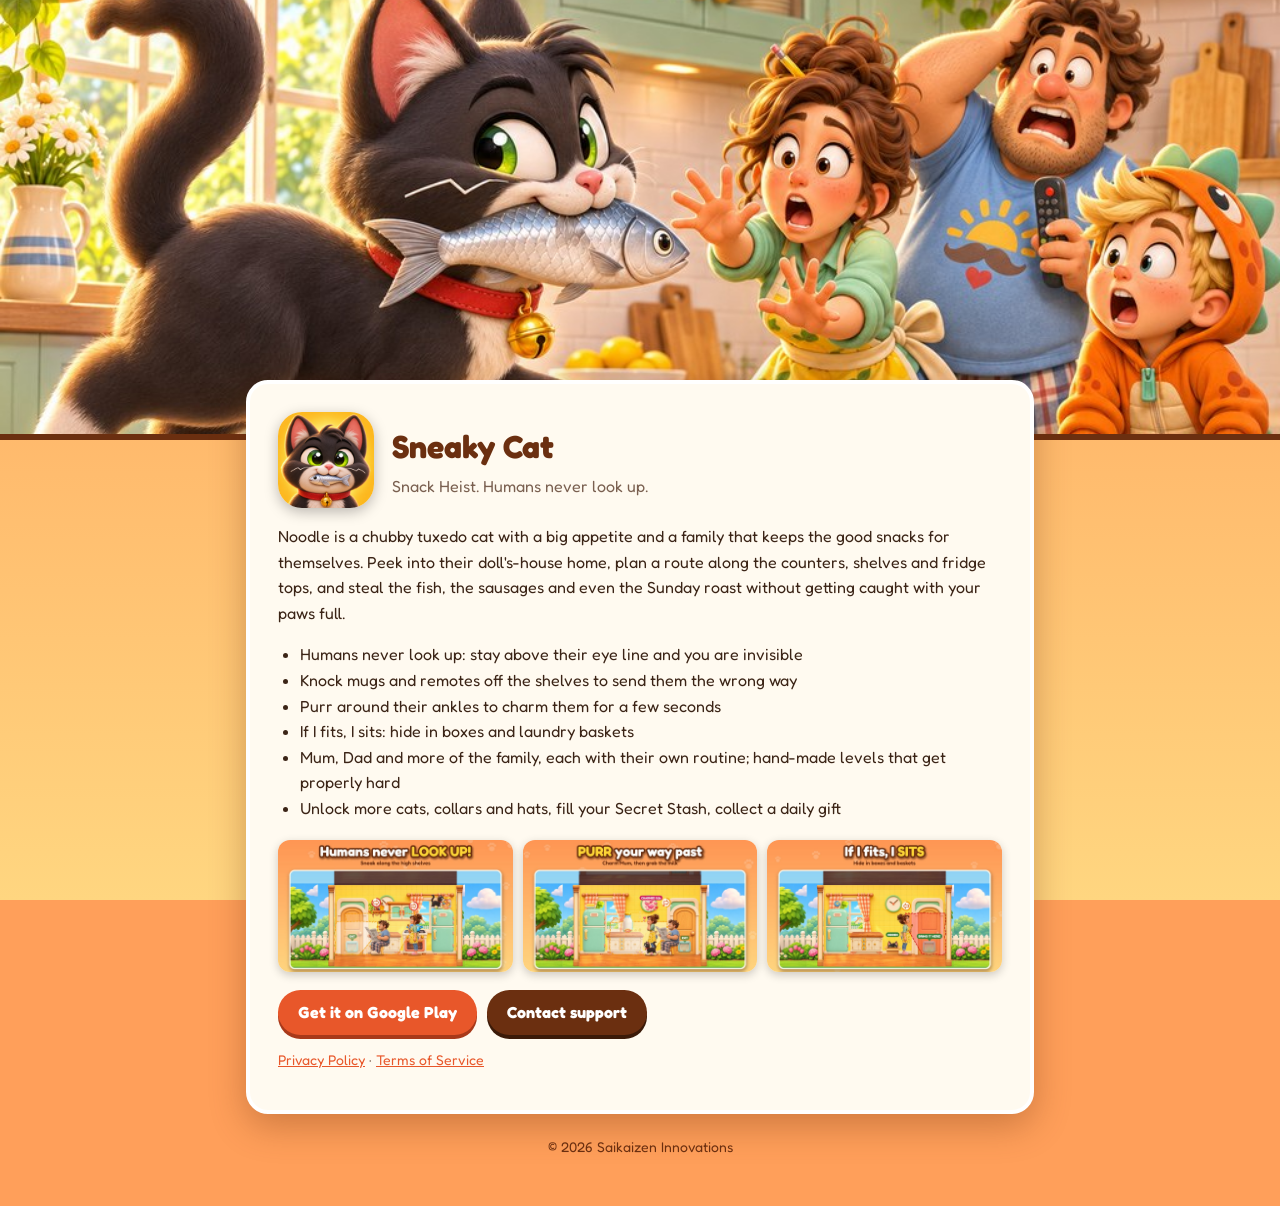
<file: index.html>
<!doctype html>
<html lang="en">
<head>
<meta charset="utf-8">
<meta name="viewport" content="width=device-width,initial-scale=1">
<title>Sneaky Cat: Snack Heist</title>
<meta name="description" content="Sneaky Cat: a funny side-view stealth game. Noodle the tuxedo cat sneaks along high shelves, knocks mugs off and purrs past a busy family to steal their snacks.">
<link rel="icon" href="favicon.png">
<link rel="preconnect" href="https://fonts.googleapis.com"><link href="https://fonts.googleapis.com/css2?family=Fredoka:wght@400;600;700&display=swap" rel="stylesheet">
<link rel="stylesheet" href="style.css">
</head>
<body>
<img class="hero" src="img/feature.jpg" alt="Noodle the tuxedo cat running off with a fish while the family gasps">
<div class="wrap">
  <div class="card">
    <div class="brand">
      <img src="img/icon.png" alt="Sneaky Cat icon">
      <div>
        <h1>Sneaky Cat</h1>
        <p class="tag">Snack Heist. Humans never look up.</p>
      </div>
    </div>
    <p>Noodle is a chubby tuxedo cat with a big appetite and a family that keeps the good snacks for themselves. Peek
      into their doll's-house home, plan a route along the counters, shelves and fridge tops, and steal the fish,
      the sausages and even the Sunday roast without getting caught with your paws full.</p>
    <ul>
      <li>Humans never look up: stay above their eye line and you are invisible</li>
      <li>Knock mugs and remotes off the shelves to send them the wrong way</li>
      <li>Purr around their ankles to charm them for a few seconds</li>
      <li>If I fits, I sits: hide in boxes and laundry baskets</li>
      <li>Mum, Dad and more of the family, each with their own routine; hand-made levels that get properly hard</li>
      <li>Unlock more cats, collars and hats, fill your Secret Stash, collect a daily gift</li>
    </ul>
    <div class="shots">
      <img src="img/shot01.jpg" alt="Noodle on top of the fridge while Mum and Dad look the other way">
      <img src="img/shot03.jpg" alt="Noodle purring at Mum's feet">
      <img src="img/shot04.jpg" alt="Noodle hiding in a cardboard box">
    </div>
    <div class="btns">
      <a class="btn" href="https://play.google.com/store/apps/details?id=com.saikaizen.sneakycat">Get it on Google Play</a>
      <a class="btn alt" href="mailto:superprogrammersaurabh@gmail.com?subject=Sneaky%20Cat">Contact support</a>
    </div>
    <p class="small"><a href="privacy.html">Privacy Policy</a> · <a href="terms.html">Terms of Service</a></p>
  </div>
  <p class="foot">© 2026 Saikaizen Innovations</p>
</div>
</body>
</html>
</file>
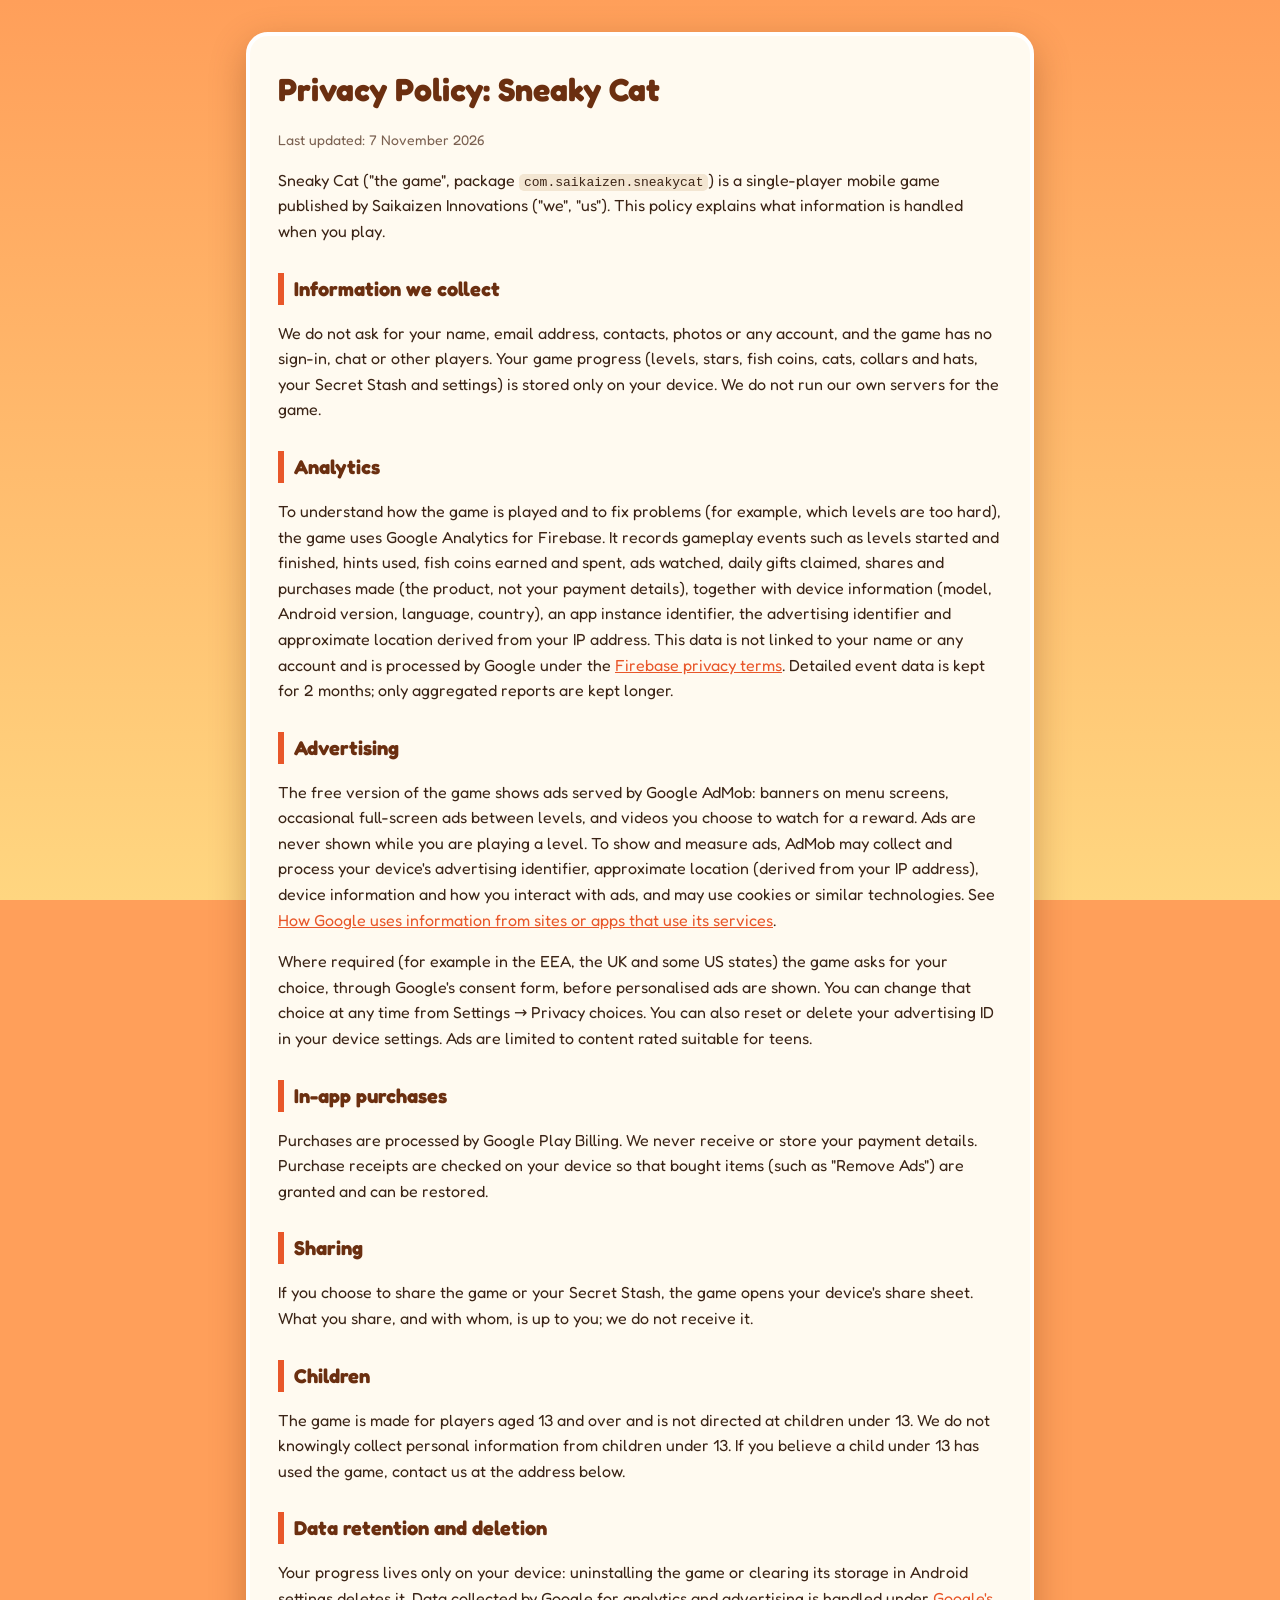
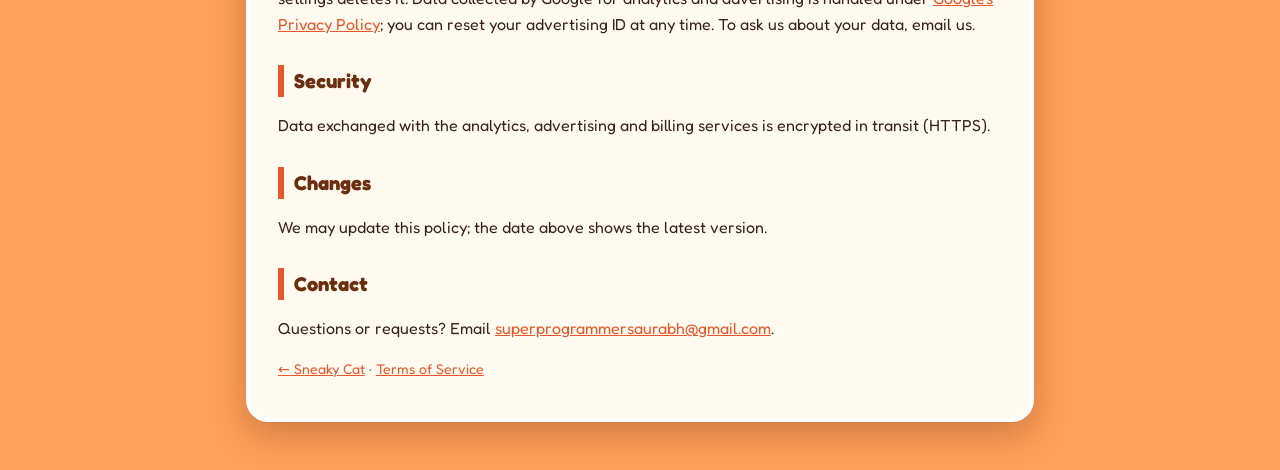
<file: privacy.html>
<!doctype html>
<html lang="en">
<head>
<meta charset="utf-8">
<meta name="viewport" content="width=device-width,initial-scale=1">
<title>Sneaky Cat Privacy Policy</title>
<link rel="icon" href="favicon.png">
<link rel="preconnect" href="https://fonts.googleapis.com"><link href="https://fonts.googleapis.com/css2?family=Fredoka:wght@400;600;700&display=swap" rel="stylesheet">
<link rel="stylesheet" href="style.css">
</head>
<body>
<div class="wrap top">
<div class="card">
<h1>Privacy Policy: Sneaky Cat</h1>
<p class="small">Last updated: 7 November 2026</p>
<p>Sneaky Cat ("the game", package <code>com.saikaizen.sneakycat</code>) is a single-player mobile game published by
Saikaizen Innovations ("we", "us"). This policy explains what information is handled when you play.</p>

<h2>Information we collect</h2>
<p>We do not ask for your name, email address, contacts, photos or any account, and the game has no sign-in, chat
or other players. Your game progress (levels, stars, fish coins, cats, collars and hats, your Secret Stash and
settings) is stored only on your device. We do not run our own servers for the game.</p>

<h2>Analytics</h2>
<p>To understand how the game is played and to fix problems (for example, which levels are too hard), the game uses
Google Analytics for Firebase. It records gameplay events such as levels started and finished, hints used, fish
coins earned and spent, ads watched, daily gifts claimed, shares and purchases made (the product, not your payment
details), together with device information (model, Android version, language, country), an app instance
identifier, the advertising identifier and approximate location derived from your IP address. This data is not
linked to your name or any account and is processed by Google under the
<a href="https://firebase.google.com/support/privacy">Firebase privacy terms</a>. Detailed event data is kept for
2 months; only aggregated reports are kept longer.</p>

<h2>Advertising</h2>
<p>The free version of the game shows ads served by Google AdMob: banners on menu screens, occasional full-screen
ads between levels, and videos you choose to watch for a reward. Ads are never shown while you are playing a level.
To show and measure ads, AdMob may collect and process your device's advertising identifier, approximate location
(derived from your IP address), device information and how you interact with ads, and may use cookies or similar
technologies. See
<a href="https://policies.google.com/technologies/partner-sites">How Google uses information from sites or apps that use its services</a>.</p>
<p>Where required (for example in the EEA, the UK and some US states) the game asks for your choice, through
Google's consent form, before personalised ads are shown. You can change that choice at any time from Settings →
Privacy choices. You can also reset or delete your advertising ID in your device settings. Ads are limited to
content rated suitable for teens.</p>

<h2>In-app purchases</h2>
<p>Purchases are processed by Google Play Billing. We never receive or store your payment details. Purchase receipts
are checked on your device so that bought items (such as "Remove Ads") are granted and can be restored.</p>

<h2>Sharing</h2>
<p>If you choose to share the game or your Secret Stash, the game opens your device's share sheet. What you share,
and with whom, is up to you; we do not receive it.</p>

<h2>Children</h2>
<p>The game is made for players aged 13 and over and is not directed at children under 13. We do not knowingly
collect personal information from children under 13. If you believe a child under 13 has used the game, contact us
at the address below.</p>

<h2>Data retention and deletion</h2>
<p>Your progress lives only on your device: uninstalling the game or clearing its storage in Android settings
deletes it. Data collected by Google for analytics and advertising is handled under
<a href="https://policies.google.com/privacy">Google's Privacy Policy</a>; you can reset your advertising ID at any
time. To ask us about your data, email us.</p>

<h2>Security</h2>
<p>Data exchanged with the analytics, advertising and billing services is encrypted in transit (HTTPS).</p>

<h2>Changes</h2>
<p>We may update this policy; the date above shows the latest version.</p>

<h2>Contact</h2>
<p>Questions or requests? Email <a href="mailto:superprogrammersaurabh@gmail.com">superprogrammersaurabh@gmail.com</a>.</p>
<p class="small"><a href="index.html">← Sneaky Cat</a> · <a href="terms.html">Terms of Service</a></p>
</div>
</div>
</body>
</html>
</file>
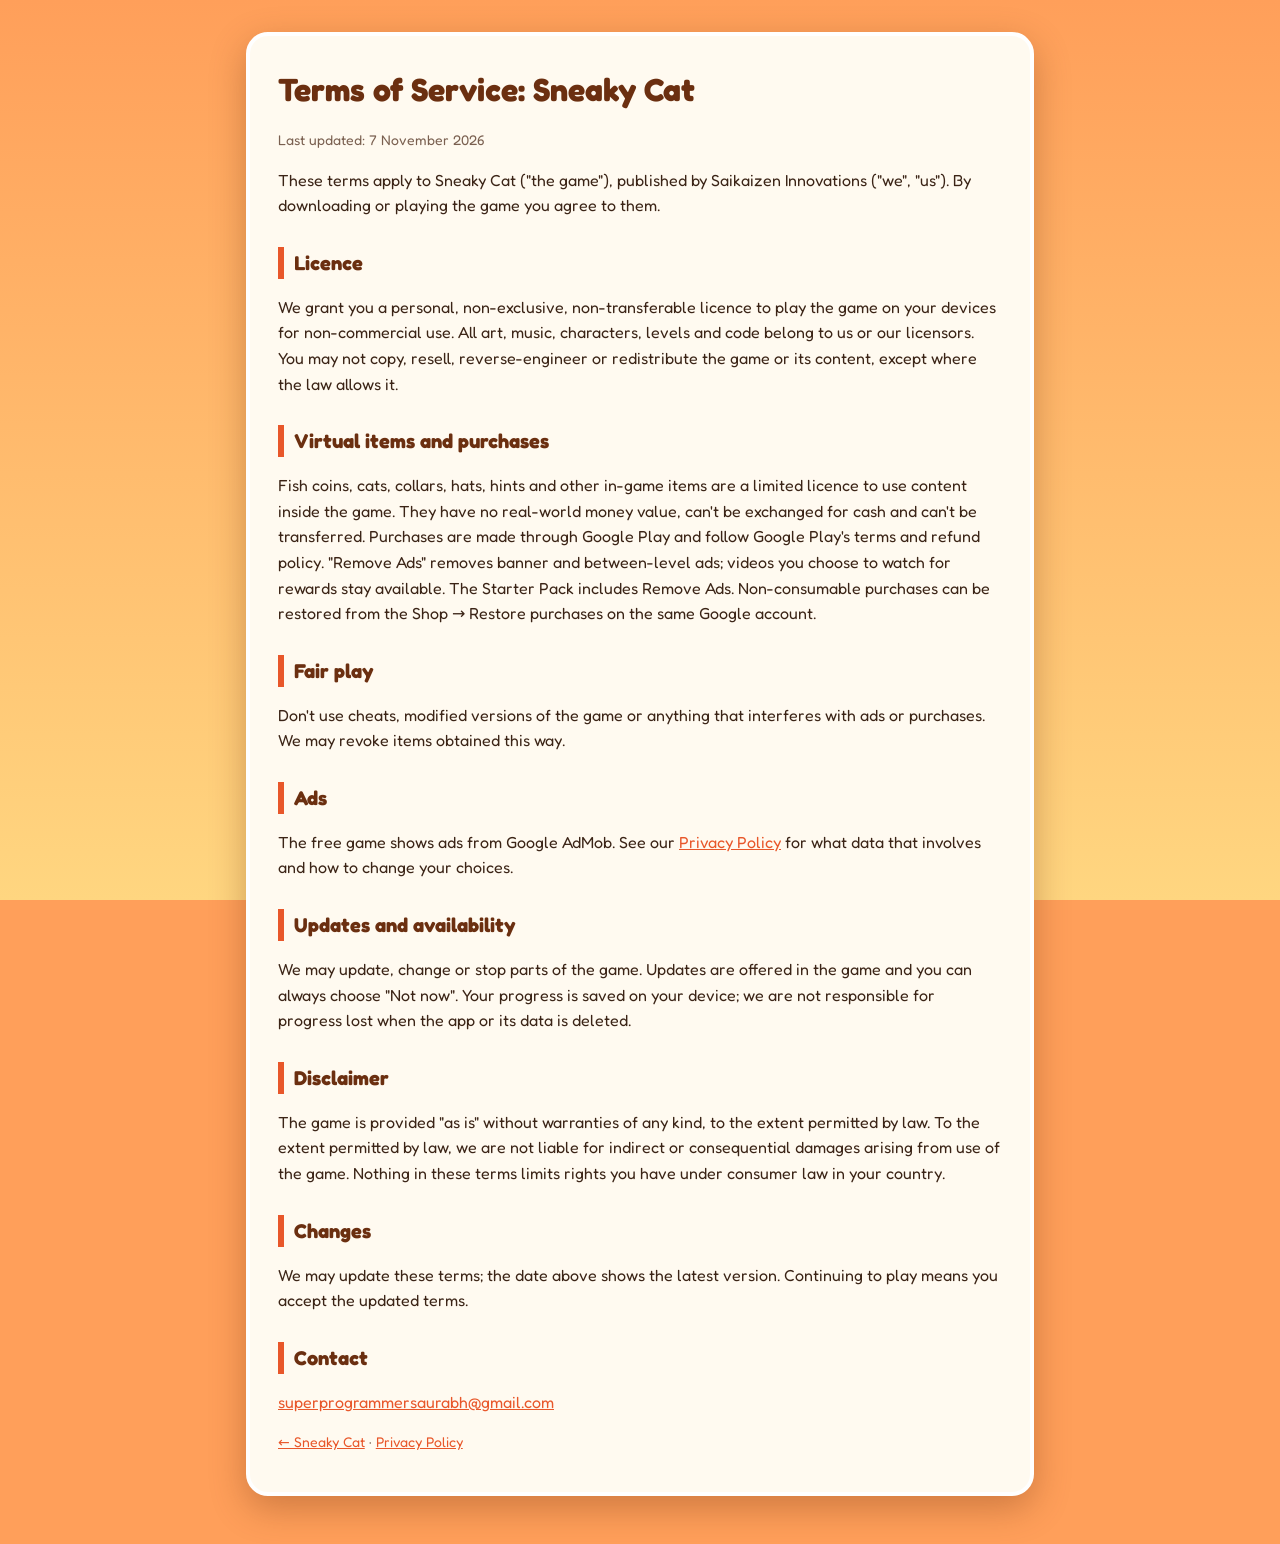
<file: terms.html>
<!doctype html>
<html lang="en">
<head>
<meta charset="utf-8">
<meta name="viewport" content="width=device-width,initial-scale=1">
<title>Sneaky Cat Terms of Service</title>
<link rel="icon" href="favicon.png">
<link rel="preconnect" href="https://fonts.googleapis.com"><link href="https://fonts.googleapis.com/css2?family=Fredoka:wght@400;600;700&display=swap" rel="stylesheet">
<link rel="stylesheet" href="style.css">
</head>
<body>
<div class="wrap top">
<div class="card">
<h1>Terms of Service: Sneaky Cat</h1>
<p class="small">Last updated: 7 November 2026</p>
<p>These terms apply to Sneaky Cat ("the game"), published by Saikaizen Innovations ("we", "us"). By downloading or
playing the game you agree to them.</p>

<h2>Licence</h2>
<p>We grant you a personal, non-exclusive, non-transferable licence to play the game on your devices for
non-commercial use. All art, music, characters, levels and code belong to us or our licensors. You may not copy,
resell, reverse-engineer or redistribute the game or its content, except where the law allows it.</p>

<h2>Virtual items and purchases</h2>
<p>Fish coins, cats, collars, hats, hints and other in-game items are a limited licence to use content inside the
game. They have no real-world money value, can't be exchanged for cash and can't be transferred. Purchases are made
through Google Play and follow Google Play's terms and refund policy. "Remove Ads" removes banner and between-level
ads; videos you choose to watch for rewards stay available. The Starter Pack includes Remove Ads. Non-consumable
purchases can be restored from the Shop → Restore purchases on the same Google account.</p>

<h2>Fair play</h2>
<p>Don't use cheats, modified versions of the game or anything that interferes with ads or purchases. We may
revoke items obtained this way.</p>

<h2>Ads</h2>
<p>The free game shows ads from Google AdMob. See our <a href="privacy.html">Privacy Policy</a> for what data that
involves and how to change your choices.</p>

<h2>Updates and availability</h2>
<p>We may update, change or stop parts of the game. Updates are offered in the game and you can always choose
"Not now". Your progress is saved on your device; we are not responsible for progress lost when the app or its data
is deleted.</p>

<h2>Disclaimer</h2>
<p>The game is provided "as is" without warranties of any kind, to the extent permitted by law. To the extent
permitted by law, we are not liable for indirect or consequential damages arising from use of the game. Nothing in
these terms limits rights you have under consumer law in your country.</p>

<h2>Changes</h2>
<p>We may update these terms; the date above shows the latest version. Continuing to play means you accept the
updated terms.</p>

<h2>Contact</h2>
<p><a href="mailto:superprogrammersaurabh@gmail.com">superprogrammersaurabh@gmail.com</a></p>
<p class="small"><a href="index.html">← Sneaky Cat</a> · <a href="privacy.html">Privacy Policy</a></p>
</div>
</div>
</body>
</html>
</file>
<file: style.css>
:root{--bg:#ff9f5a;--bg2:#ffd680;--cream:#fffaf0;--ink:#3b2416;--brown:#6b2f10;--accent:#e8572a;--honey:#ffd233;--soft:#7a6050}
*{box-sizing:border-box}
html,body{margin:0;background:linear-gradient(180deg,var(--bg),var(--bg2)) fixed;background-color:var(--bg);color:var(--ink);font-family:"Fredoka",system-ui,-apple-system,"Segoe UI",Roboto,sans-serif;line-height:1.6}
a{color:var(--accent)}
.hero{display:block;width:100%;max-height:440px;object-fit:cover;object-position:center 30%;border-bottom:6px solid var(--brown)}
.wrap{max-width:820px;margin:-60px auto 48px;padding:0 16px;position:relative}
.wrap.top{margin-top:32px}
.card{background:var(--cream);border-radius:22px;padding:28px 28px 24px;box-shadow:0 12px 36px #6b2f1055;border:4px solid #fff}
.brand{display:flex;gap:18px;align-items:center;margin-bottom:8px}
.brand img{width:96px;height:96px;border-radius:24px;box-shadow:0 4px 14px #0004}
h1{margin:0;font-size:32px;font-weight:700;color:var(--brown)}
h2{font-size:20px;margin:28px 0 6px;color:var(--brown);border-left:6px solid var(--accent);padding-left:10px}
.tag{color:var(--soft);margin:2px 0 0}
.btns{display:flex;flex-wrap:wrap;gap:10px;margin:18px 0 6px}
.btn{display:inline-block;background:var(--accent);color:#fff;text-decoration:none;padding:10px 20px;border-radius:24px;font-weight:700;box-shadow:0 4px 0 #a8391a}
.btn.alt{background:var(--brown);box-shadow:0 4px 0 #3b1a08}
.shots{display:grid;grid-template-columns:repeat(3,1fr);gap:10px;margin:18px 0 4px}
.shots img{width:100%;border-radius:12px;box-shadow:0 3px 10px #0003}
ul{padding-left:22px}
code{background:#f3e6d2;padding:1px 5px;border-radius:5px}
.foot{color:var(--brown);text-align:center;font-size:14px;margin-top:22px}
.small{color:var(--soft);font-size:14px}
@media (max-width:620px){.shots{grid-template-columns:1fr}.card{padding:20px 16px}.brand img{width:72px;height:72px}h1{font-size:25px}.wrap{margin-top:-30px}}
</file>
